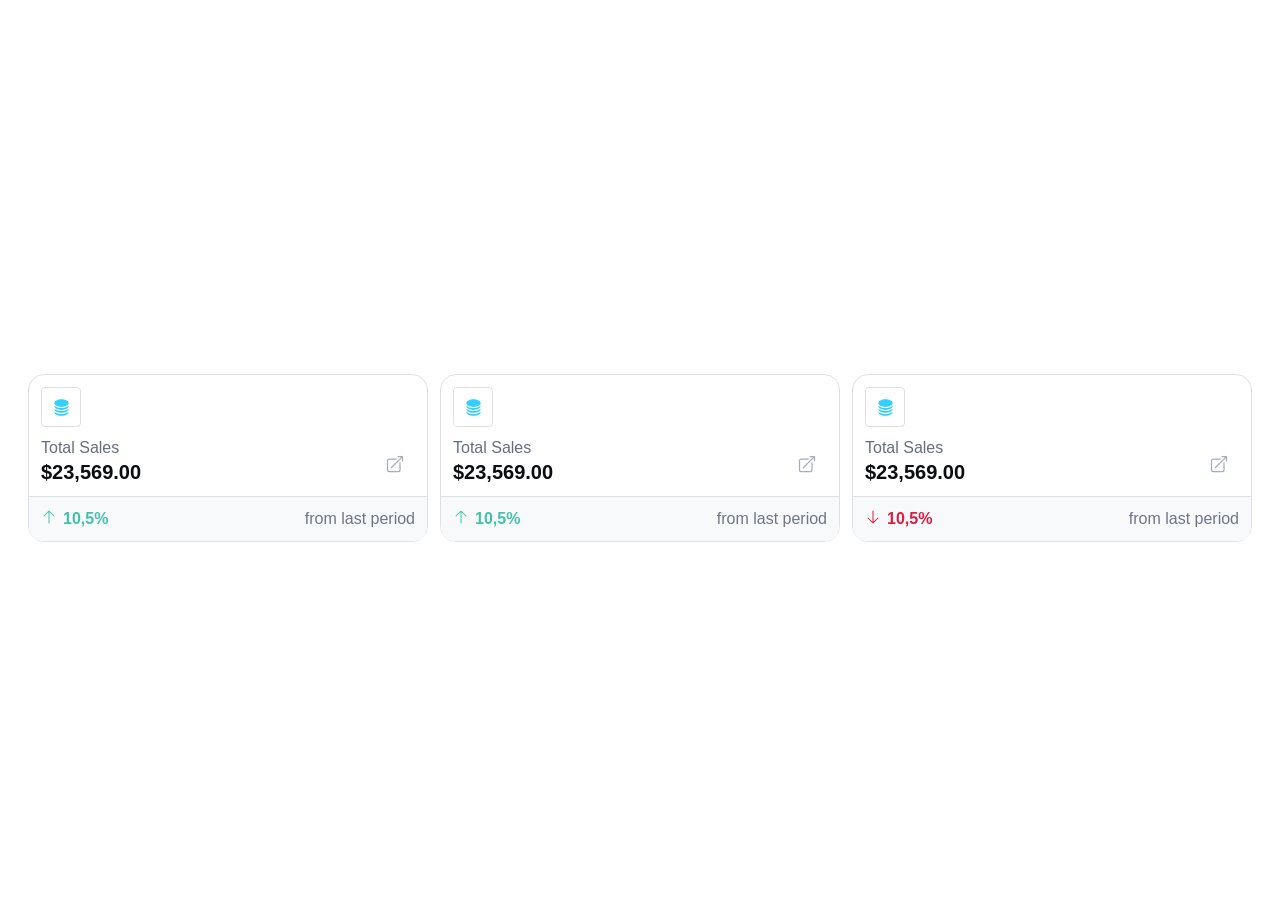
<file: class-1/index.html>
<!DOCTYPE html>
<html lang="pt">
<head>
  <meta charset="UTF-8">
  <meta name="viewport" content="width=device-width, initial-scale=1.0">
  <link rel="stylesheet" href="style.css">
  <title>Aula 01 - html & css</title>
</head>
<body>
  <div class="wrapp">

    <div class="cards">
      <div class="card">
        <div class="card__header">
          <div class="icon icon--blue icon--border">
            <svg xmlns="http://www.w3.org/2000/svg" viewBox="0 0 24 24" fill="currentColor" class="w-6 h-6">
              <path d="M21 6.375c0 2.692-4.03 4.875-9 4.875S3 9.067 3 6.375 7.03 1.5 12 1.5s9 2.183 9 4.875Z" />
              <path d="M12 12.75c2.685 0 5.19-.586 7.078-1.609a8.283 8.283 0 0 0 1.897-1.384c.016.121.025.244.025.368C21 12.817 16.97 15 12 15s-9-2.183-9-4.875c0-.124.009-.247.025-.368a8.285 8.285 0 0 0 1.897 1.384C6.809 12.164 9.315 12.75 12 12.75Z" />
              <path d="M12 16.5c2.685 0 5.19-.586 7.078-1.609a8.282 8.282 0 0 0 1.897-1.384c.016.121.025.244.025.368 0 2.692-4.03 4.875-9 4.875s-9-2.183-9-4.875c0-.124.009-.247.025-.368a8.284 8.284 0 0 0 1.897 1.384C6.809 15.914 9.315 16.5 12 16.5Z" />
              <path d="M12 20.25c2.685 0 5.19-.586 7.078-1.609a8.282 8.282 0 0 0 1.897-1.384c.016.121.025.244.025.368 0 2.692-4.03 4.875-9 4.875s-9-2.183-9-4.875c0-.124.009-.247.025-.368a8.284 8.284 0 0 0 1.897 1.384C6.809 19.664 9.315 20.25 12 20.25Z" />
            </svg>        
          </div>
        </div>
        <div class="card__body">
          <div class="group">
            <span class="group__label">Total Sales</span>
            <p class="group__value">$23,569.00</p>
          </div>
  
          <div class="icon icon--green">
            <svg xmlns="http://www.w3.org/2000/svg" viewBox="0 0 24 24" fill="currentColor" class="w-6 h-6">
              <path fill-rule="evenodd" d="M15.75 2.25H21a.75.75 0 0 1 .75.75v5.25a.75.75 0 0 1-1.5 0V4.81L8.03 17.03a.75.75 0 0 1-1.06-1.06L19.19 3.75h-3.44a.75.75 0 0 1 0-1.5Zm-10.5 4.5a1.5 1.5 0 0 0-1.5 1.5v10.5a1.5 1.5 0 0 0 1.5 1.5h10.5a1.5 1.5 0 0 0 1.5-1.5V10.5a.75.75 0 0 1 1.5 0v8.25a3 3 0 0 1-3 3H5.25a3 3 0 0 1-3-3V8.25a3 3 0 0 1 3-3h8.25a.75.75 0 0 1 0 1.5H5.25Z" clip-rule="evenodd" />
            </svg>          
          </div>
  
        </div>
        <div class="card__footer">
          <div class="group__percentage" data-trend="up">
            <span class="percentage__icon">
              <svg xmlns="http://www.w3.org/2000/svg" viewBox="0 0 24 24" fill="currentColor" class="w-6 h-6">
              <path fill-rule="evenodd" d="M11.47 2.47a.75.75 0 0 1 1.06 0l7.5 7.5a.75.75 0 1 1-1.06 1.06l-6.22-6.22V21a.75.75 0 0 1-1.5 0V4.81l-6.22 6.22a.75.75 0 1 1-1.06-1.06l7.5-7.5Z" clip-rule="evenodd" />
            </svg>
            </span>
            <span class="percentage__value">10,5%</span>
          </div>
          <p class="percentage__period">from last period</p>
        </div>
      </div>
      <div class="card">
        <div class="card__header">
          <div class="icon icon--blue icon--border">
            <svg xmlns="http://www.w3.org/2000/svg" viewBox="0 0 24 24" fill="currentColor" class="w-6 h-6">
              <path d="M21 6.375c0 2.692-4.03 4.875-9 4.875S3 9.067 3 6.375 7.03 1.5 12 1.5s9 2.183 9 4.875Z" />
              <path d="M12 12.75c2.685 0 5.19-.586 7.078-1.609a8.283 8.283 0 0 0 1.897-1.384c.016.121.025.244.025.368C21 12.817 16.97 15 12 15s-9-2.183-9-4.875c0-.124.009-.247.025-.368a8.285 8.285 0 0 0 1.897 1.384C6.809 12.164 9.315 12.75 12 12.75Z" />
              <path d="M12 16.5c2.685 0 5.19-.586 7.078-1.609a8.282 8.282 0 0 0 1.897-1.384c.016.121.025.244.025.368 0 2.692-4.03 4.875-9 4.875s-9-2.183-9-4.875c0-.124.009-.247.025-.368a8.284 8.284 0 0 0 1.897 1.384C6.809 15.914 9.315 16.5 12 16.5Z" />
              <path d="M12 20.25c2.685 0 5.19-.586 7.078-1.609a8.282 8.282 0 0 0 1.897-1.384c.016.121.025.244.025.368 0 2.692-4.03 4.875-9 4.875s-9-2.183-9-4.875c0-.124.009-.247.025-.368a8.284 8.284 0 0 0 1.897 1.384C6.809 19.664 9.315 20.25 12 20.25Z" />
            </svg>        
          </div>
        </div>
        <div class="card__body">
          <div class="group">
            <span class="group__label">Total Sales</span>
            <p class="group__value">$23,569.00</p>
          </div>
  
          <div class="icon icon--green">
            <svg xmlns="http://www.w3.org/2000/svg" viewBox="0 0 24 24" fill="currentColor" class="w-6 h-6">
              <path fill-rule="evenodd" d="M15.75 2.25H21a.75.75 0 0 1 .75.75v5.25a.75.75 0 0 1-1.5 0V4.81L8.03 17.03a.75.75 0 0 1-1.06-1.06L19.19 3.75h-3.44a.75.75 0 0 1 0-1.5Zm-10.5 4.5a1.5 1.5 0 0 0-1.5 1.5v10.5a1.5 1.5 0 0 0 1.5 1.5h10.5a1.5 1.5 0 0 0 1.5-1.5V10.5a.75.75 0 0 1 1.5 0v8.25a3 3 0 0 1-3 3H5.25a3 3 0 0 1-3-3V8.25a3 3 0 0 1 3-3h8.25a.75.75 0 0 1 0 1.5H5.25Z" clip-rule="evenodd" />
            </svg>          
          </div>
  
        </div>
        <div class="card__footer">
          <div class="group__percentage" data-trend="up">
            <span class="percentage__icon">
              <svg xmlns="http://www.w3.org/2000/svg" viewBox="0 0 24 24" fill="currentColor" class="w-6 h-6">
              <path fill-rule="evenodd" d="M11.47 2.47a.75.75 0 0 1 1.06 0l7.5 7.5a.75.75 0 1 1-1.06 1.06l-6.22-6.22V21a.75.75 0 0 1-1.5 0V4.81l-6.22 6.22a.75.75 0 1 1-1.06-1.06l7.5-7.5Z" clip-rule="evenodd" />
            </svg>
            </span>
            <span class="percentage__value">10,5%</span>
          </div>
          <p class="percentage__period">from last period</p>
        </div>
      </div>
      <div class="card">
        <div class="card__header">
          <div class="icon icon--blue icon--border">
            <svg xmlns="http://www.w3.org/2000/svg" viewBox="0 0 24 24" fill="currentColor" class="w-6 h-6">
              <path d="M21 6.375c0 2.692-4.03 4.875-9 4.875S3 9.067 3 6.375 7.03 1.5 12 1.5s9 2.183 9 4.875Z" />
              <path d="M12 12.75c2.685 0 5.19-.586 7.078-1.609a8.283 8.283 0 0 0 1.897-1.384c.016.121.025.244.025.368C21 12.817 16.97 15 12 15s-9-2.183-9-4.875c0-.124.009-.247.025-.368a8.285 8.285 0 0 0 1.897 1.384C6.809 12.164 9.315 12.75 12 12.75Z" />
              <path d="M12 16.5c2.685 0 5.19-.586 7.078-1.609a8.282 8.282 0 0 0 1.897-1.384c.016.121.025.244.025.368 0 2.692-4.03 4.875-9 4.875s-9-2.183-9-4.875c0-.124.009-.247.025-.368a8.284 8.284 0 0 0 1.897 1.384C6.809 15.914 9.315 16.5 12 16.5Z" />
              <path d="M12 20.25c2.685 0 5.19-.586 7.078-1.609a8.282 8.282 0 0 0 1.897-1.384c.016.121.025.244.025.368 0 2.692-4.03 4.875-9 4.875s-9-2.183-9-4.875c0-.124.009-.247.025-.368a8.284 8.284 0 0 0 1.897 1.384C6.809 19.664 9.315 20.25 12 20.25Z" />
            </svg>        
          </div>
        </div>
        <div class="card__body">
          <div class="group">
            <span class="group__label">Total Sales</span>
            <p class="group__value">$23,569.00</p>
          </div>
  
          <div class="icon icon--green">
            <svg xmlns="http://www.w3.org/2000/svg" viewBox="0 0 24 24" fill="currentColor" class="w-6 h-6">
              <path fill-rule="evenodd" d="M15.75 2.25H21a.75.75 0 0 1 .75.75v5.25a.75.75 0 0 1-1.5 0V4.81L8.03 17.03a.75.75 0 0 1-1.06-1.06L19.19 3.75h-3.44a.75.75 0 0 1 0-1.5Zm-10.5 4.5a1.5 1.5 0 0 0-1.5 1.5v10.5a1.5 1.5 0 0 0 1.5 1.5h10.5a1.5 1.5 0 0 0 1.5-1.5V10.5a.75.75 0 0 1 1.5 0v8.25a3 3 0 0 1-3 3H5.25a3 3 0 0 1-3-3V8.25a3 3 0 0 1 3-3h8.25a.75.75 0 0 1 0 1.5H5.25Z" clip-rule="evenodd" />
            </svg>          
          </div>
  
        </div>
        <div class="card__footer">
          <div class="group__percentage" data-trend="down">
            <span class="percentage__icon">
              <svg xmlns="http://www.w3.org/2000/svg" viewBox="0 0 24 24" fill="currentColor" class="w-6 h-6">
                <path fill-rule="evenodd" d="M12 2.25a.75.75 0 0 1 .75.75v16.19l6.22-6.22a.75.75 0 1 1 1.06 1.06l-7.5 7.5a.75.75 0 0 1-1.06 0l-7.5-7.5a.75.75 0 1 1 1.06-1.06l6.22 6.22V3a.75.75 0 0 1 .75-.75Z" clip-rule="evenodd" />
              </svg>            
            </span>
            <span class="percentage__value">10,5%</span>
          </div>
          <p class="percentage__period">from last period</p>
        </div>
      </div>
    </div>

  </div>
</body>
</html>
</file>
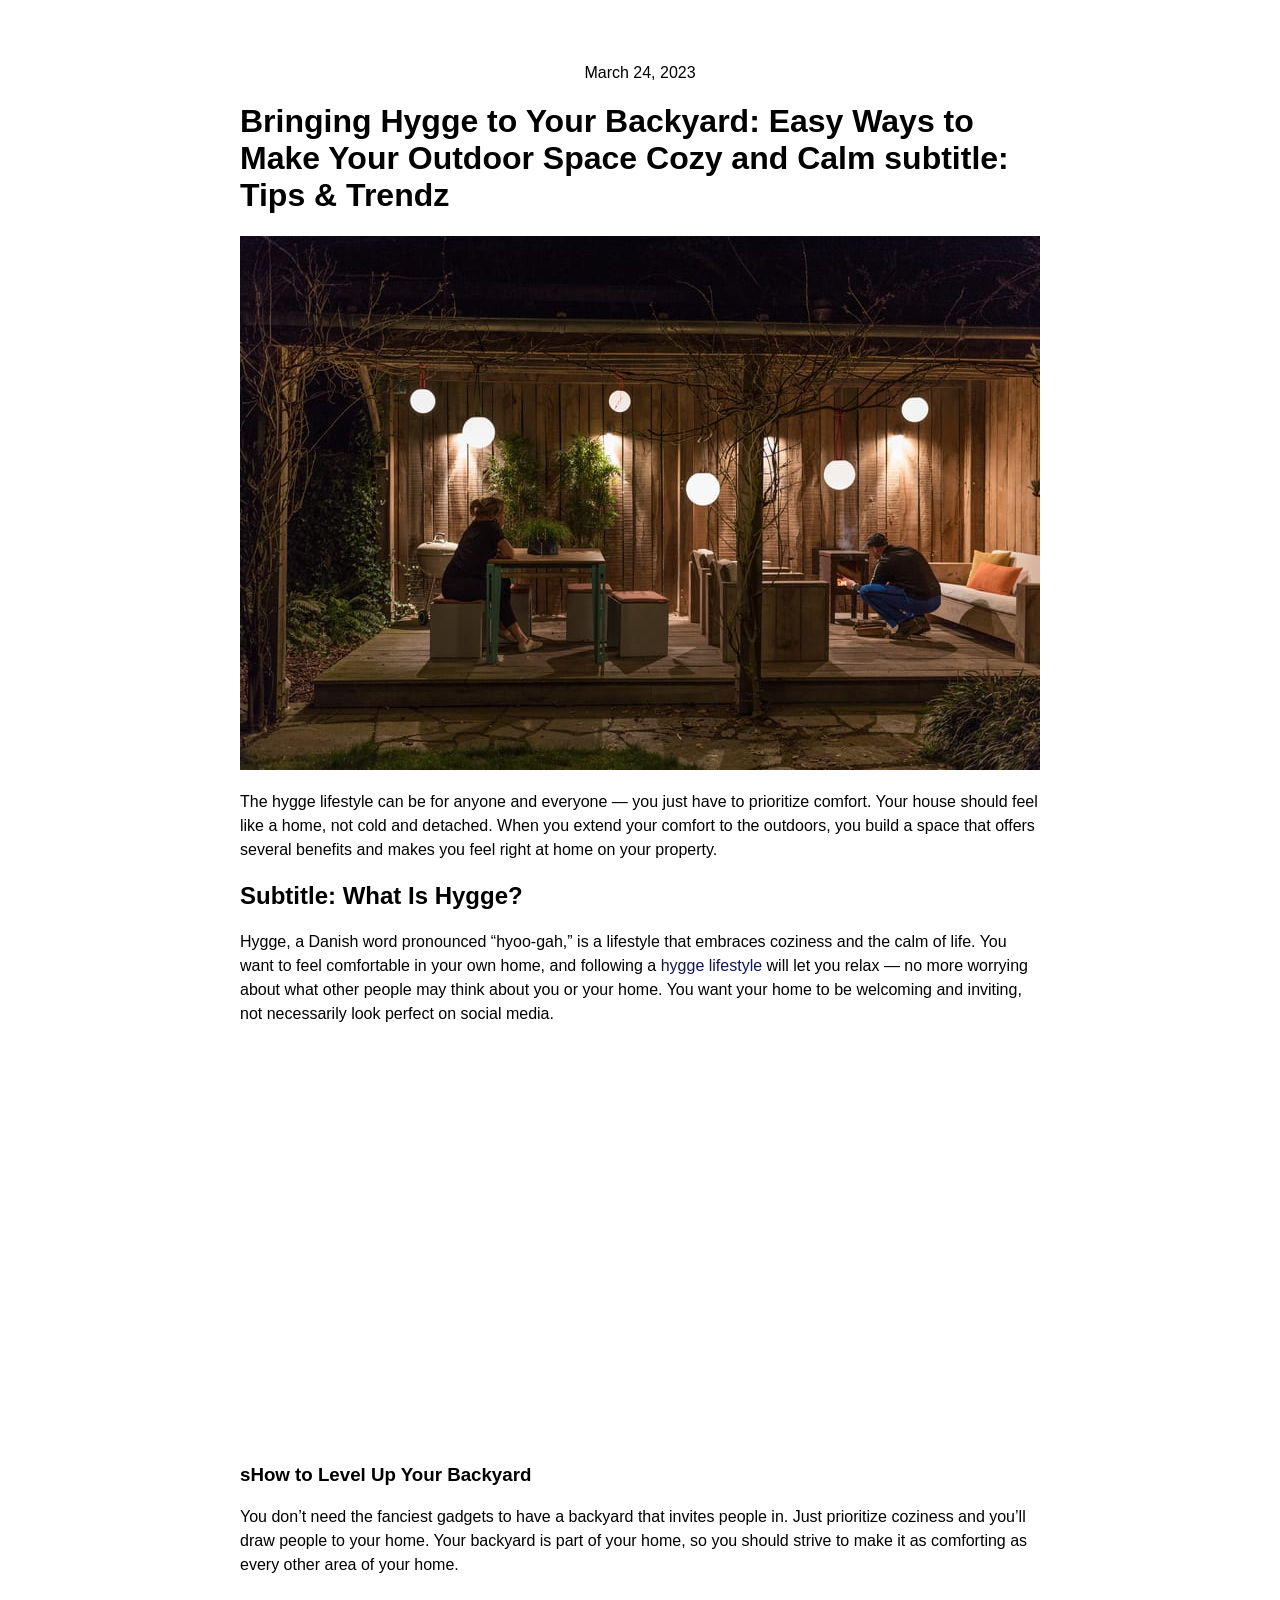
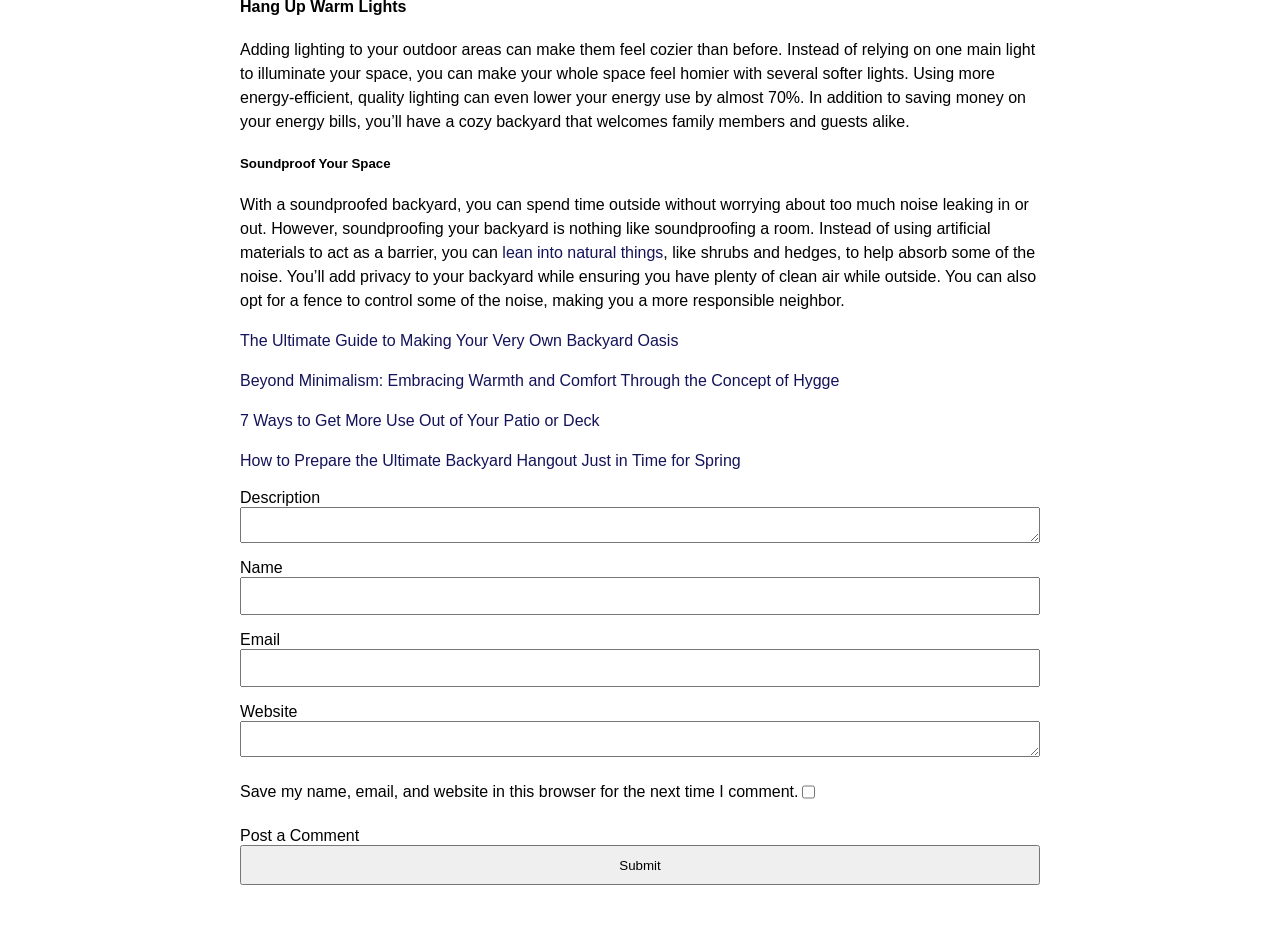
<file: class-2/html-newspaper-article/index.html>
<!DOCTYPE html>
<html lang="en">
	<head>
		<meta charset="UTF-8" />
		<meta http-equiv="X-UA-Compatible" content="IE=edge" />
		<meta name="viewport" content="width=device-width, initial-scale=1.0" />
		<title>Article</title>
		<link rel="stylesheet" href="styles.css" />
	</head>
	<body>
		<div class="article">
			<main class="article__main">

				<span class="post__date">
					March 24, 2023
				</span>

				<h1 class="article__title">
					Bringing Hygge to Your Backyard: Easy Ways to Make Your Outdoor Space Cozy and Calm subtitle: Tips & Trendz
				</h1>

				<picture>
					<source media="(max-width:650px)" srcset="./assets/picture_1/picture_1-sm.jpeg"  />
					<source media="(max-width:975px)" srcset="./assets/picture_1/picture_1-md.jpeg" />
					<img src="./assets/picture_1/picture_1-lg.jpeg" alt="">
				</picture>

				<p>
					The hygge lifestyle can be for anyone and everyone — you just have to prioritize comfort. Your house should feel like a home, not cold and detached. When you extend your comfort to the outdoors, you build a space that offers several benefits and makes you feel right at home on your property.
				</p>

				<h2>
					Subtitle: What Is Hygge?
				</h2>

				<p>
					Hygge, a Danish word pronounced “hyoo-gah,” is a lifestyle that embraces coziness and the calm of life. You want to feel comfortable in your own home, and following a <a href="https://blog.smartfurniture.com/what-does-it-mean-to-live-a-hygge-lifestyle/">hygge lifestyle </a>will let you relax — no more worrying about what other people may think about you or your home. You want your home to be welcoming and inviting, not necessarily look perfect on social media.
				</p>

				<video width="400">
					<source src="./assets/video/production ID_3773486_lg.mp4" type="video/mp4">
					<source src="./assets/video/production ID_3773486_sm.mp4" type="video/mp4">
					Your browser does not support the video tag.
				</video>

				<h3>sHow to Level Up Your Backyard</h3>
				<p>
					You don’t need the fanciest gadgets to have a backyard that invites people in. Just prioritize coziness and you’ll draw people to your home. Your backyard is part of your home, so you should strive to make it as comforting as every other area of your home.
				</p>

				<h4>Hang Up Warm Lights</h4>
				<p>
					Adding lighting to your outdoor areas can make them feel cozier than before. Instead of relying on one main light to illuminate your space, you can make your whole space feel homier with several softer lights. Using more energy-efficient, quality lighting can even lower your energy use by almost 70%. In addition to saving money on your energy bills, you’ll have a cozy backyard that welcomes family members and guests alike.
				</p>

				<h5>Soundproof Your Space</h5>

				<p>
					With a soundproofed backyard, you can spend time outside without worrying about too much noise leaking in or out. However, soundproofing your backyard is nothing like soundproofing a room. Instead of using artificial materials to act as a barrier, you can <a href="https://www.soundproofcow.com/soundproofing-tips-backyard/">lean into natural things</a>, like shrubs and hedges, to help absorb some of the noise.
					You’ll add privacy to your backyard while ensuring you have plenty of clean air while outside. You can also opt for a fence to control some of the noise, making you a more responsible neighbor.
				</p>

				<div class="articles__links">
					<p class="articles--links">
						<a href="https://blog.smartfurniture.com/the-ultimate-guide-to-making-your-very-own-backyard-oasis">The Ultimate Guide to Making Your Very Own Backyard Oasis</a>
					</p>
					
					<p class="articles--links">
						<a href="https://blog.smartfurniture.com/beyond-minimalism-embracing-warmth-and-comfort-through-the-concept-of-hygge/">Beyond Minimalism: Embracing Warmth and Comfort Through the Concept of Hygge</a>
					</p>
					
					<p class="articles--links">
						<a href="https://blog.smartfurniture.com/7-ways-to-get-more-use-out-of-your-patio-or-deck/">7 Ways to Get More Use Out of Your Patio or Deck</a>
					</p>

					<p class="articles--links">
						<a href="https://blog.smartfurniture.com/how-to-prepare-the-ultimate-backyard-hangout-just-in-time-for-spring/">How to Prepare the Ultimate Backyard Hangout Just in Time for Spring</a>	
					</p>
				</div>

				<form action="">
					<div class="form--field">
						<label for="description">Description</label>
						<textarea name="description" id="description"></textarea>
					</div>

					<div class="form--field">
						<label for="name">Name</label>
						<input type="text" name="name" id="name" required>
					</div>

					<div class="form--field">
						<label for="email">Email</label>
						<input type="email" name="email" id="email" pattern="[a-z0-9._%+-]+@[a-z0-9.-]+\.[a-z]{2,4}$" required>
					</div>

					<div class="form--field">
						<label for="website">Website</label>
						<textarea name="website" id="website"></textarea>
					</div>

					<div class="form--field form--checkbox">
						<label for="save">Save my name, email, and website in this browser for the next time I comment.</label>
						<input type="checkbox" name="save" id="save">
					</div>

					<div class="form--submit">
						<label for="submit">Post a Comment</label>
						<button type="submit">Submit</button>
					</div>
				</form>

			</main>
		</div>
	</body>
</html>
</file>
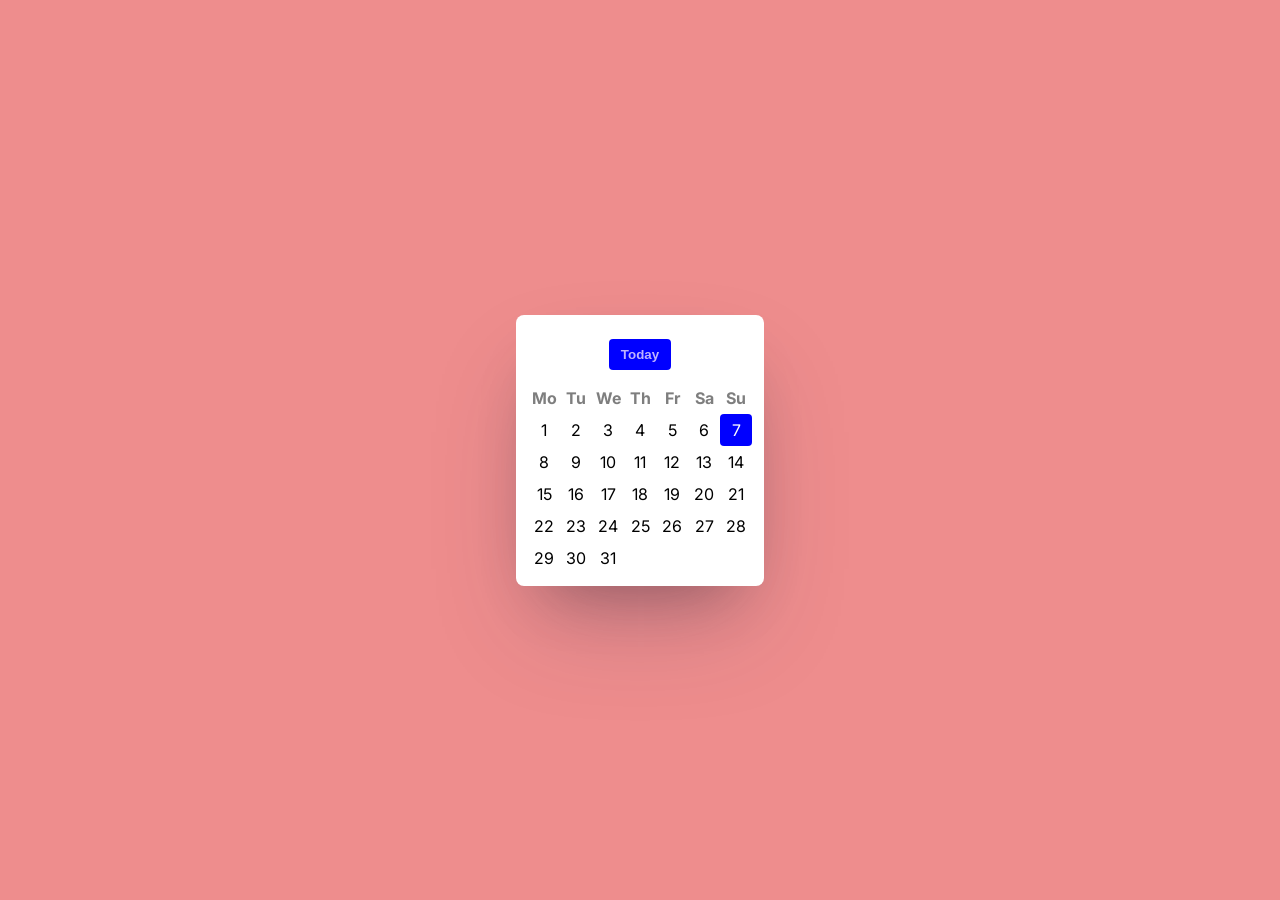
<file: class-3/html-calendar/index.html>
<!DOCTYPE html>
<html lang="en">
<head>
  <meta charset="UTF-8">
  <meta name="viewport" content="width=device-width, initial-scale=1.0">
  <link rel="stylesheet" href="./styles.css">
  <title>Calendar</title>
</head>
<body>
  <div class="calendar__container">
    <div class="calendar__container__header">
      <button class="btn">Today</button>
    </div>
    <table>
      <thead>
        <tr>
          <th>Mo</th>
          <th>Tu</th>
          <th>We</th>
          <th>Th</th>
          <th>Fr</th>
          <th>Sa</th>
          <th>Su</th>
        </tr>
      </thead>
      <tbody>
        <tr>
          <td>1</td>
          <td>2</td>
          <td>3</td>
          <td>4</td>
          <td>5</td>
          <td>6</td>
          <td class="active">7</td>
        </tr>
        <tr>
          <td>8</td>
          <td>9</td>
          <td>10</td>
          <td>11</td>
          <td>12</td>
          <td>13</td>
          <td>14</td>
        </tr>
        <tr>
          <td>15</td>
          <td>16</td>
          <td>17</td>
          <td>18</td>
          <td>19</td>
          <td>20</td>
          <td>21</td>
        </tr>
        <tr>
          <td>22</td>
          <td>23</td>
          <td>24</td>
          <td>25</td>
          <td>26</td>
          <td>27</td>
          <td>28</td>
        </tr>
        <tr>
          <td>29</td>
          <td>30</td>
          <td>31</td>
          <td rowspan="4"></td>
        </tr>
      </tbody>
    </table>
  </div>
</body>
</html>
</file>
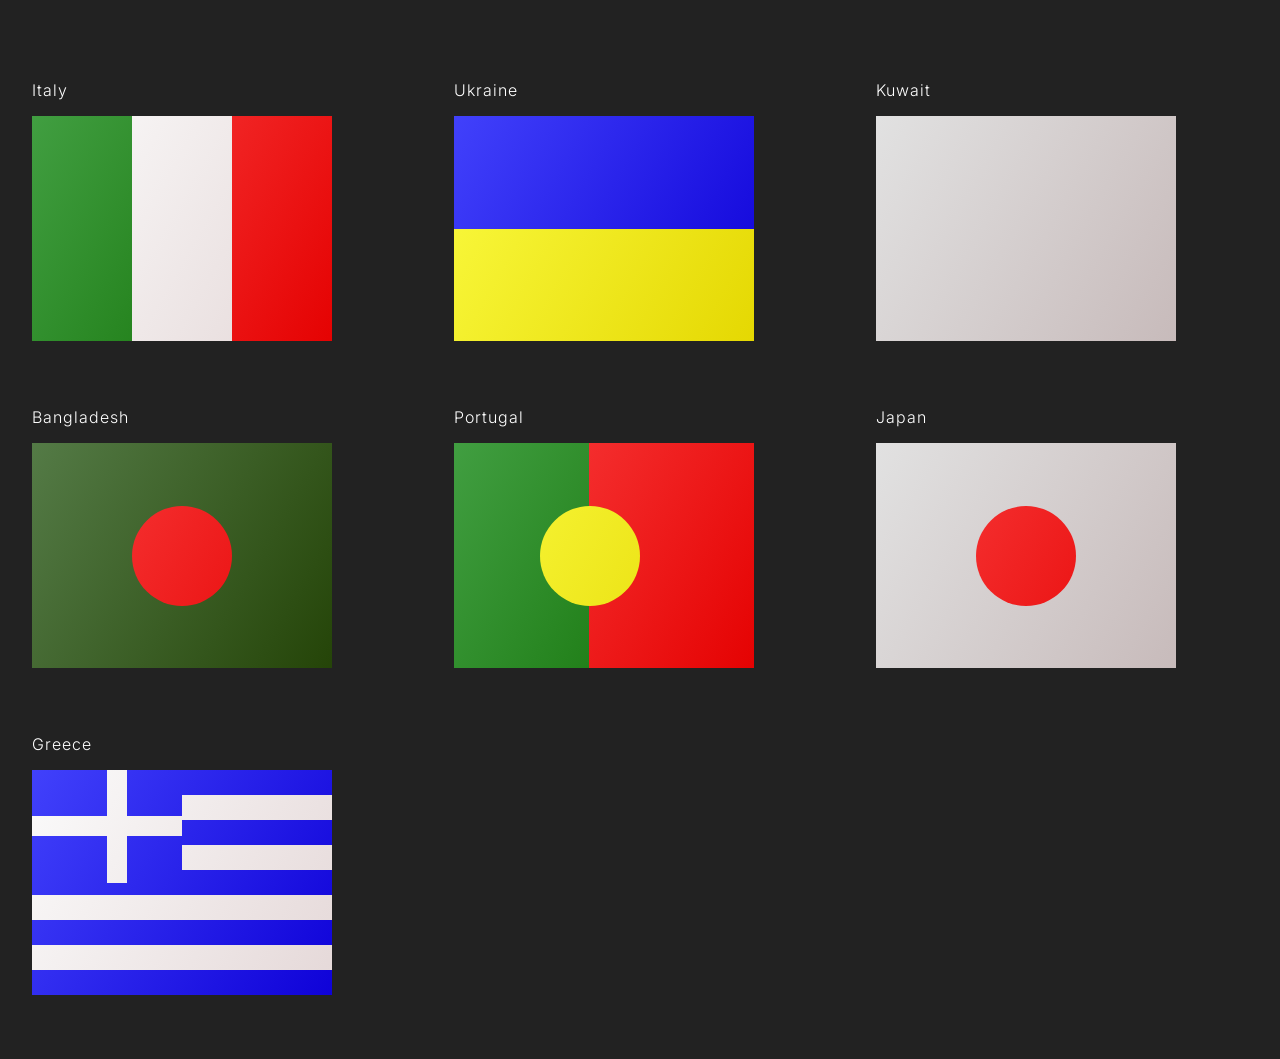
<file: class-6/css-flags/index.html>
<!DOCTYPE html>
<html lang="en">
	<head>
		<meta charset="UTF-8" />
		<meta name="viewport" content="width=device-width, initial-scale=1.0" />
		<title>Flags of the world</title>
		<link rel="stylesheet" href="styles.css" />
	</head>
	<body>
		<div class="flag_container">
			<h3 class="flag_title">Italy</h3>
			<div class="flag flag--italy">
				<span class="italy--green"></span>
				<span class="italy--white"></span>
				<span class="italy--red"></span>
			</div>
		</div>

		<div class="flag_container">
			<h3 class="flag_title">Ukraine</h3>
			<div class="flag flag--ukraine">
				<span class="ukraine--blue"></span>
				<span class="ukraine--yellow"></span>
			</div>
		</div>

		<div class="flag_container">
			<h3 class="flag_title">Kuwait</h3>
			<div class="flag flag--kuwait"></div>
		</div>

		<div class="flag_container">
			<h3 class="flag_title">Bangladesh</h3>
			<div class="flag flag--bangladesh">
				<span class="bangladesh--circle"></span>
			</div>
		</div>

		<div class="flag_container">
			<h3 class="flag_title">Portugal</h3>
			<div class="flag flag--portugal">
				<span class="portugal--green"></span>
				<span class="portugal--red"></span>
				<span class="portugal--circle"></span>
			</div>
		</div>

		<div class="flag_container">
			<h3 class="flag_title">Japan</h3>
			<div class="flag flag--japan">
				<span class="japan--boll"></span>
			</div>
		</div>

		<div class="flag_container">
			<h3 class="flag_title">Greece</h3>
			<div class="flag flag--greece">
				<div class="greece--simbol">
					<span class="greece--vertical--line"></span>
					<span class="greece--horizontal--line"></span>
				</div>
				<span class="greece--blue"></span>
				<span class="greece--white"></span>
				<span class="greece--blue"></span>
				<span class="greece--white"></span>
				<span class="greece--blue"></span>
				<span class="greece--white"></span>
				<span class="greece--blue"></span>
				<span class="greece--white"></span>
				<span class="greece--blue"></span>
			</div>
		</div>
	</body>
</html>
</file>
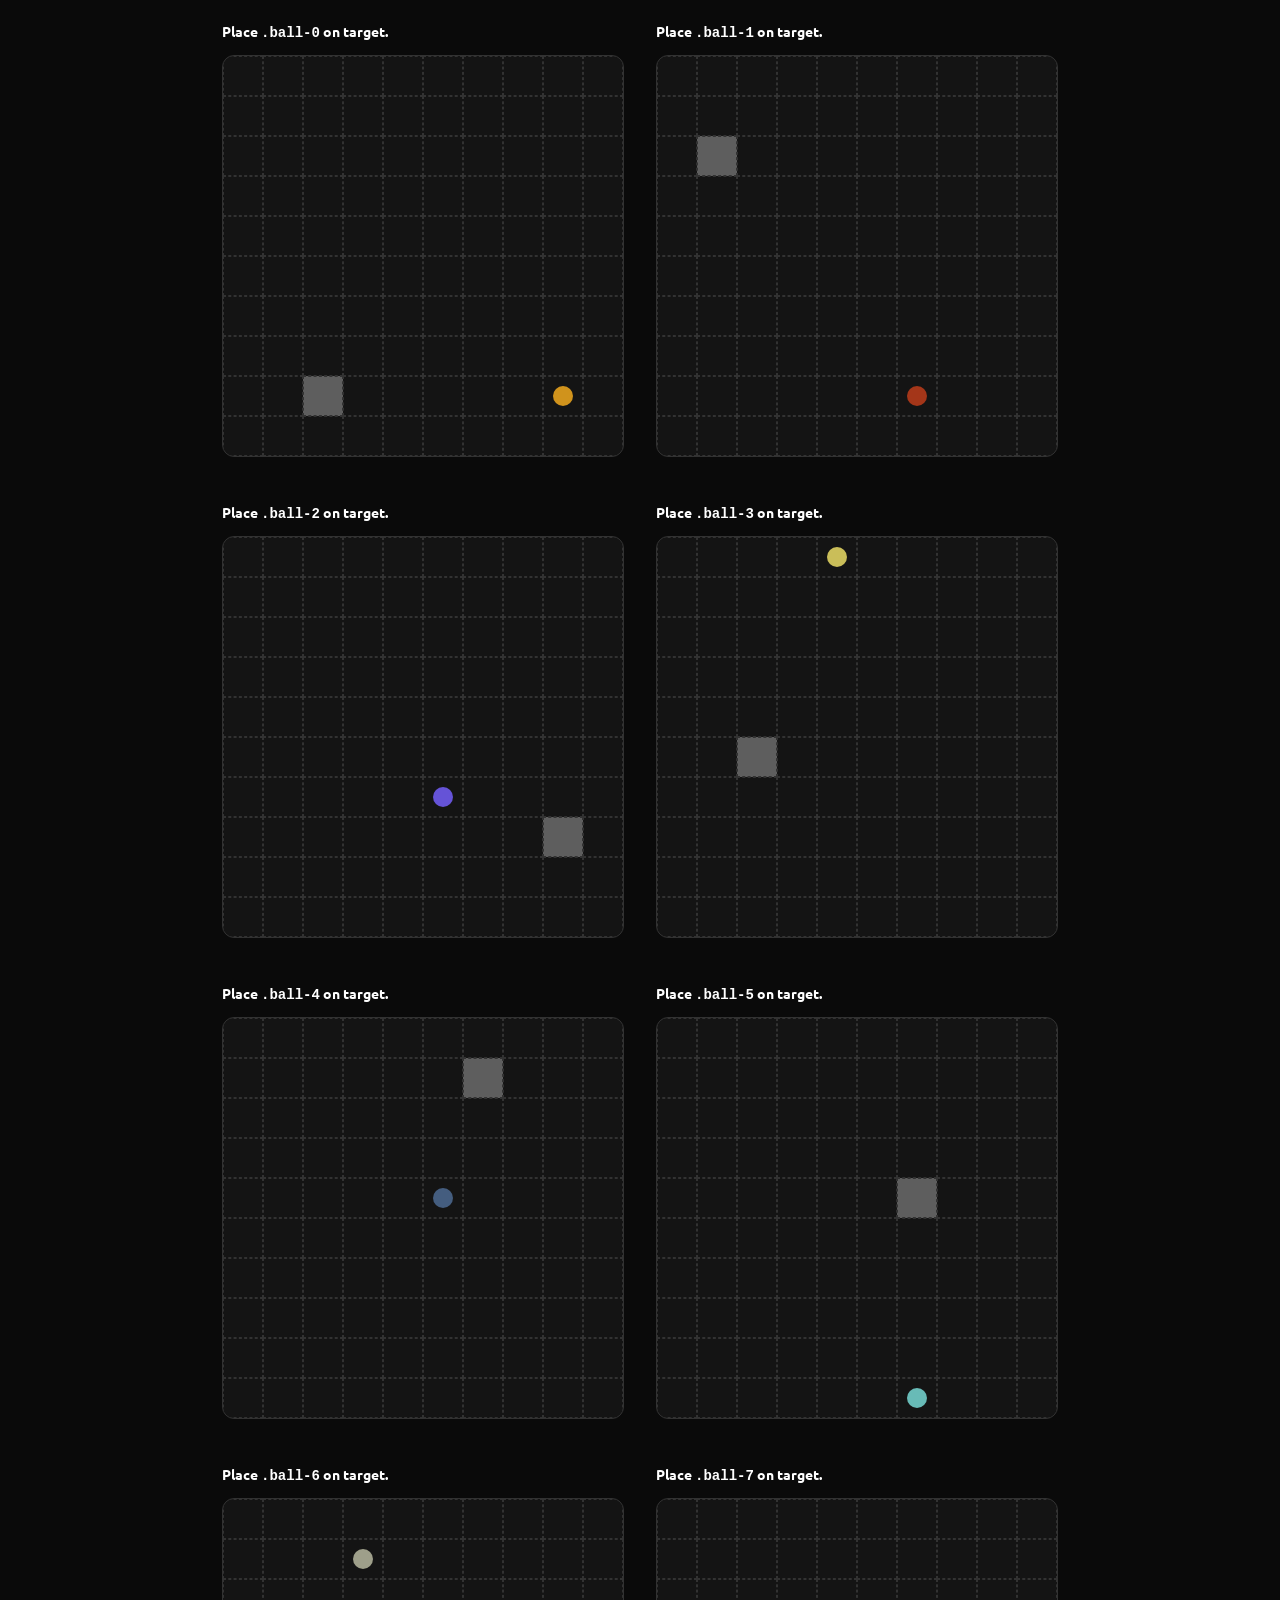
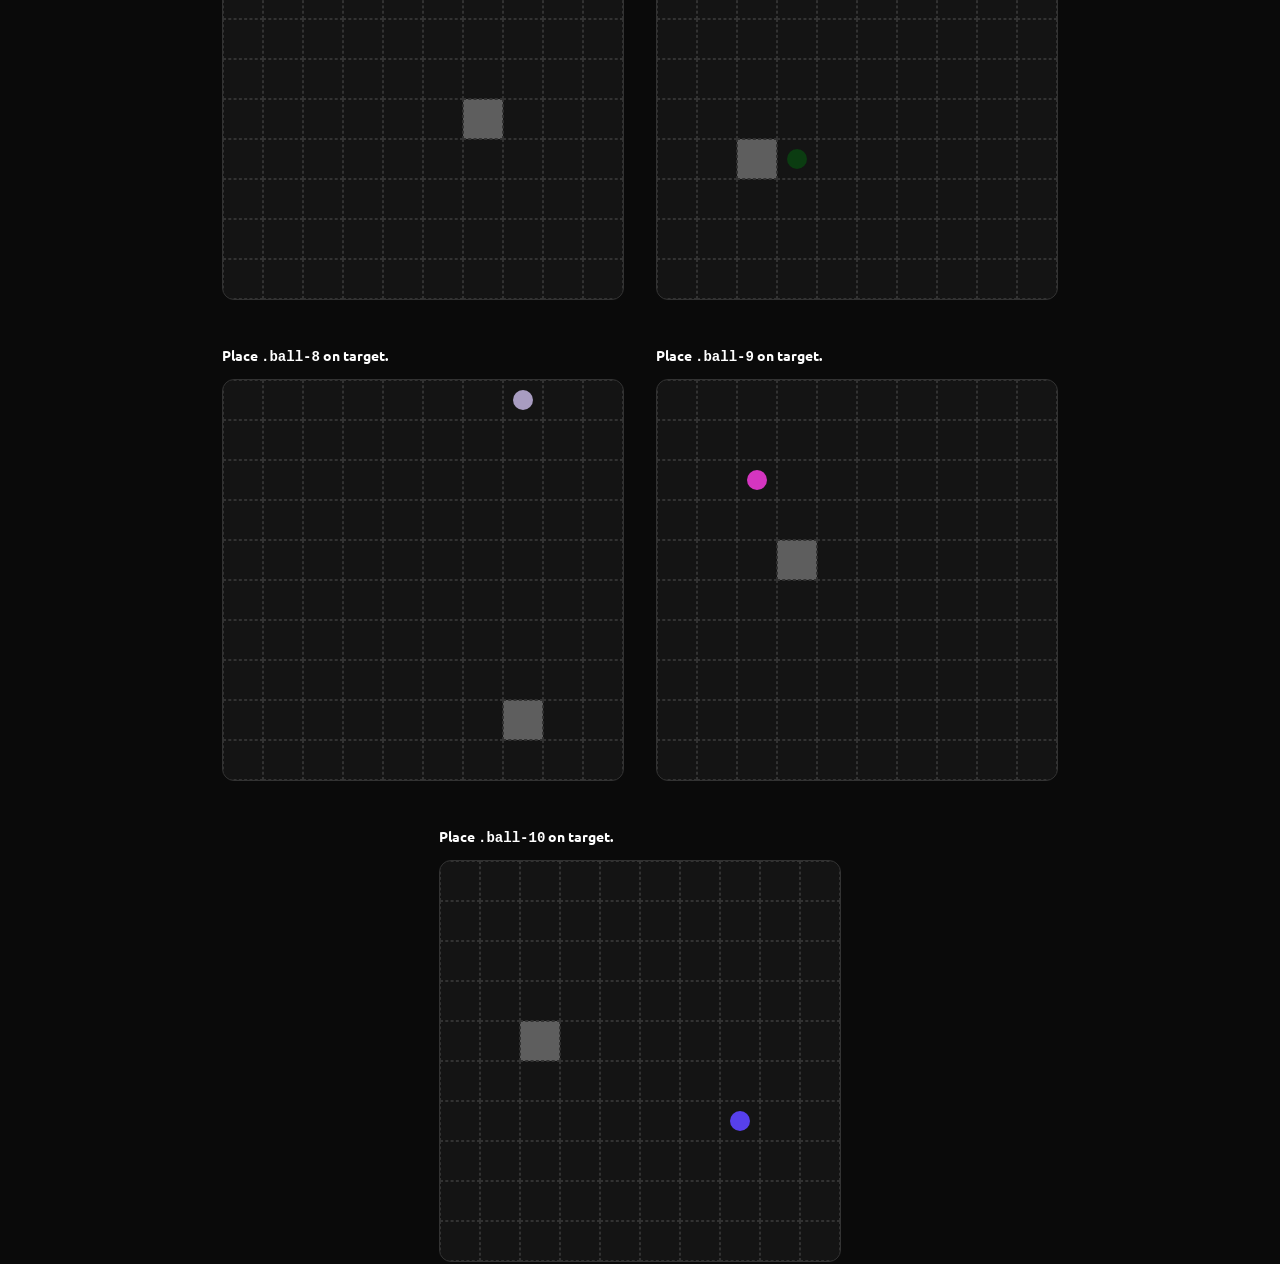
<file: class-6/css-navy-battle/index.html>
<!DOCTYPE html>
<html lang="en">
	<head>
		<meta charset="UTF-8" />
		<meta http-equiv="X-UA-Compatible" content="IE=edge" />
		<meta name="viewport" content="width=device-width, initial-scale=1.0" />
		<title>Navy Battle</title>
		<link rel="stylesheet" href="styles.css" />
	</head>
	<body>
		<section>
			<div class="description">
				<h3>
					Place
					<pre>.ball-0</pre>
					on target.
				</h3>
			</div>
			<div class="board"></div>
		</section>

		<section>
			<div class="description">
				<h3>
					Place
					<pre>.ball-1</pre>
					on target.
				</h3>
			</div>
			<div class="board"></div>
		</section>

		<section>
			<div class="description">
				<h3>
					Place
					<pre>.ball-2</pre>
					on target.
				</h3>
			</div>
			<div class="board"></div>
		</section>

		<section>
			<div class="description">
				<h3>
					Place
					<pre>.ball-3</pre>
					on target.
				</h3>
			</div>
			<div class="board"></div>
		</section>

		<section>
			<div class="description">
				<h3>
					Place
					<pre>.ball-4</pre>
					on target.
				</h3>
			</div>
			<div class="board"></div>
		</section>

		<section>
			<div class="description">
				<h3>
					Place
					<pre>.ball-5</pre>
					on target.
				</h3>
			</div>
			<div class="board"></div>
		</section>

		<section>
			<div class="description">
				<h3>
					Place
					<pre>.ball-6</pre>
					on target.
				</h3>
			</div>
			<div class="board"></div>
		</section>

		<section>
			<div class="description">
				<h3>
					Place
					<pre>.ball-7</pre>
					on target.
				</h3>
			</div>
			<div class="board"></div>
		</section>

		<section>
			<div class="description">
				<h3>
					Place
					<pre>.ball-8</pre>
					on target.
				</h3>
			</div>
			<div class="board"></div>
		</section>

		<section>
			<div class="description">
				<h3>
					Place
					<pre>.ball-9</pre>
					on target.
				</h3>
			</div>
			<div class="board"></div>
		</section>
		<section>
			<div class="description">
				<h3>
					Place
					<pre>.ball-10</pre>
					on target.
				</h3>
			</div>
			<div class="board"></div>
		</section>
	</body>
	<script src="main.js"></script>
</html>
</file>
<file: class-1/style.css>
* {
  box-sizing: border-box;
}

html {
  font-family: "Inter", sans-serif;
  font-weight: 400;
  color: #0C0D11;
}

p {
  margin: 0;
}

.wrapp {
  display: flex;
  flex-direction: row;
  justify-content: center;
  align-items: center;
  height: 100vh;
}

.cards {
  display: flex;
  flex-direction: row;
  justify-content: space-evenly;
  flex-wrap: nowrap;
  gap: 12px;
}

.card {
  width: 100%;
  border: 1px solid #dde1e5;
  border-radius:  16px;
  max-width: 400px;
  min-width: 400px;
}

/*---- CARD HEADER ----*/
.card__header {
  padding: 12px 12px 0 12px;
}

.icon--border {
  border: 1px solid #dde1e5;
}

.icon {
  width: 40px;
  height: 40px;
  border-radius: 4px;
  background-color: transparent;
  display: flex;
  justify-content: center;
  align-items: center;
}

.icon svg {
  width: 50%;
  height: 50%;
}

.icon--blue svg {
  fill: #33CFFF;
}

/*---- END CARD HEADER ----*/

/*---- CARD BODY ----*/

.card__body {
  display: flex;
  justify-content: space-between;
  align-items: flex-end;
  padding: 12px 12px;
}

.group__label {
  display: inline-block;
  margin-bottom: 4px;
  color: #656E7F;
}

.group__value {
  font-size: 20px;
  font-weight: 700;
}


.icon--green svg {
  fill: #A5ACBB;
}
/*---- END CARD BODY ----*/

/*---- CARD FOOTER ----*/
.card__footer {
  padding: 12px 12px;
  background: #F8F9FB;
  border-top: 1px solid #dde1e5;
  border-radius: 0 0 14px 14px;
  display: flex;
  justify-content: space-between;
  align-items: center;
}

.group__percentage {
  display: flex;
  font-weight: 700;
  align-items: center;
  gap: 6px;
}

.percentage__icon svg {
  width: 16px;
  height: 16px;
}

.percentage__period {
  color: #6F7587;
}
/*---- END CARD FOOTER ----*/

/*---- CARD DATA-TREND ----*/

.group__percentage[data-trend="up"] {
  color: #42C3A9;
}
.group__percentage[data-trend="down"] {
  color: #DF1B41;
}

/*---- Simple Responsive ----*/
@media (max-width: 960px) {
  .cards {
    flex-direction: column;
  }
}
</file>
<file: class-2/html-newspaper-article/styles.css>
html,
body {
    margin: 0;
    padding: 0;
    font-family: Arial, Helvetica, sans-serif;
}

span {
    text-align: center;
    display: block;
}

main {
    width: 800px;
    margin: 64px auto;

}

img,
video {
    width: 100%;
}

p {
    line-height: 150%;
}

a {
    color: rgb(19, 19, 90);
    text-decoration: none;
}

.form--field {
    margin-top: 16px;
    display: flex;
    flex-direction: column;
}

.form--field input {  
   height: 32px;
}

.form--checkbox {
flex-direction: row;
align-items: center;
}

button {
width: 100%;
height: 40px;
}

.form--submit {
    margin-top: 16px;
}
</file>
<file: class-3/html-calendar/styles.css>
@import url('https://fonts.googleapis.com/css2?family=Inter:wght@100;200;300;400;500;600;700;800;900&display=swap');


html,
body {
    margin: 0;
    padding: 0;
    background: #ee8d8d;
    font-family: 'Inter', sans-serif;
    display: flex;
    justify-content: center;
    align-items: center;
    height: 100%;
}

.calendar__container {
    background: white;
    display: inline-block;
    padding: 12px;
    border-radius: 8px;
    margin: 0 auto;
    box-shadow: rgba(50, 50, 93, 0.25) 0px 50px 100px -20px, rgba(0, 0, 0, 0.3) 0px 30px 60px -30px;
}

.calendar__container__header {
    display: flex;
    width: 100%;
    justify-content: center;
    margin: 12px 0;
}

table {
    border-collapse: collapse;
    border-radius: 4px;
}

th {
    opacity: .5;
}

th,
td {
    width: 30px;
    height: 30px;
    display: inline-block;
    text-align: center;
    display: inline-flex;
    justify-content: center;
    align-items: center;
}

td:hover {
    background: #e9e7e7;
    cursor: pointer;
}

.active {
    background: blue;
    color: white;
    border-radius: 4px;
}

.btn {
    background: blue;
    color: rgb(190, 178, 254);
    padding: 8px 12px;
    border: 0;
    border-radius: 4px;
    font-weight: 600;
}
</file>
<file: class-6/css-flags/styles.css>
@import url('https://fonts.googleapis.com/css2?family=Inter:wght@100;200;300;400;500;600;700;800;900&display=swap');

:root {
    font-family: 'Inter', sans-serif;
    --page-background: #222;
    --flag-width: 300px;
}

html,
body {
    margin: 0;
    padding: 32px 16px;
    background: var(--page-background);
    color: white;
}

body {
    display: grid;
    grid-template-columns: repeat(3, 1fr);
    gap: 50px;
}

.flag {
    width: var(--flag-width);
    aspect-ratio: 4/3;
    background: gainsboro;
    position: relative;

}

.flag::after {
    content: '';
    display: block;
    position: absolute;
    top: 0;
    left: 0;
    width: 100%;
    height: 100%;
    background-image: linear-gradient(120deg, rgba(240, 240, 240, 0.271), rgba(92, 13, 13, 0.162));
}

.flag_title {
    font-size: 16px;
    font-weight: 300;
    letter-spacing: 1px;
}

/* ---------------------------------------------------------------------- */
/* Italy */
.flag--italy {
display: flex;
}
.italy--green {
    background: green;
    height: 100%;
    width: calc(100% / 3);
}

.italy--white {
    background: white;
    height: 100%;
    width: calc(100% / 3);
}

.italy--red {
    background: red;
    height: 100%;
    width: calc(100% / 3);
}
/* ---------------------------------------------------------------------- */

/* ---------------------------------------------------------------------- */
/* Ukraine */
.flag--ukraine {
 display: flex;
 flex-direction: column;
}

.ukraine--blue {
    background: blue;
    width: 100%;
    height: calc(100% / 2);
}

.ukraine--yellow {
    background: yellow;
    width: 100%;
    height: calc(100% / 2);
}
/* ---------------------------------------------------------------------- */

/* ---------------------------------------------------------------------- */
/* Kuwait */
/* ---------------------------------------------------------------------- */



/* ---------------------------------------------------------------------- */
/* Banglasdesh */
    .flag--bangladesh {
        background:  #1a4f07;
        display: flex;
        align-items: center;
        justify-content: center;
    }

    .bangladesh--circle {
        background: red;
        height: 100px;
        width: 100px;
        border-radius: 50%;
    }

/* ---------------------------------------------------------------------- */


/* ---------------------------------------------------------------------- */
/* Japan */
.flag--japan {
    display: flex;
    align-items: center;
    justify-content: center;
}

.japan--boll {
    background: red;
    height: 100px;
    width: 100px;
    border-radius: 50%;
}
/* ---------------------------------------------------------------------- */


/* ---------------------------------------------------------------------- */
/* Greece */
.flag--greece {
    display: flex;
    flex-direction: column;
    position: relative;
}

.greece--blue {
    width: 100%;
    height: calc(100% / 9);
    background: blue;
}

.greece--white {
    width: 100%;
    height: calc(100% / 9);
    background: white;
}

.greece--simbol {
    display: flex;
    align-items: center;
    position: absolute;
    background: blue;
    width: calc(100% / 2);
    height: calc(100% / 2);
}

.greece--vertical--line {
    position: absolute;
    width: 20px;
    height: 100%;
    background: white;
    left: calc(100% / 2);
}

.greece--horizontal--line {
    position: absolute;
    width: 100%;
    height: 20px;
    background: white;
}




/* ---------------------------------------------------------------------- */



/* ---------------------------------------------------------------------- */
/* Portugal */
.flag--portugal{
display: flex;
align-items: center;
}

.portugal--green {
    background: green;
    height: 100%;
    width: 45%;
}

.portugal--red {
    background: red;
    height: 100%;
    width: 55%;
}

.portugal--circle {
    position: absolute;
    left: calc(100% / 3.5);
    background: yellow;
    height: 100px;
    width: 100px;
    border-radius: 50%;
}


/* ---------------------------------------------------------------------- */
</file>
<file: class-6/css-navy-battle/styles.css>
@import url(https://fonts.googleapis.com/css?family=Ubuntu:300,300italic,regular,italic,500,500italic,700,700italic);

html,
body {
    font-family: Ubuntu;
    font-weight: 400;
    font-size: 16px;
    background: rgba(10, 10, 10, 1);
    display: flex;
    flex-wrap: wrap;
    gap: 32px;
    justify-content: center;
    color: white;
    font-size: 12px;
}

.board {
    border: 1px solid rgba(50, 50, 50, 1);
    background: rgba(20, 20, 20, 1);
    display: flex;
    align-content: flex-start;
    flex-wrap: wrap;
    border-radius: 12px;
    overflow: hidden;
    position: relative;
}

.cell {
    border: 0.5px dashed rgba(50, 50, 50, 1);
    display: inline-block;
    margin: 0;
    padding: 0;
    box-sizing: border-box;
}

.target {
    background-color: rgb(94, 94, 94);
}

.ball {
    width: 20px;
    height: 20px;
    background: rgb(87, 64, 236);
    position: absolute;
    margin: 10px;
    border-radius: 100%;
}

pre {
    display: inline;
}



/* Coloca o teu CSS a partir daqui */
.ball-0 {
    right: 10%;
    bottom: 10%;
}

.ball-1 {
    right: 30%;
    bottom: 10%;
}

.ball-2 {
    right: 40%;
    bottom: 30%;
}

.ball-3 {
    left: 40%;
}

.ball-4 {
    left: 50%;
    top: 40%;
}

.ball-5 {
    right: 30%;
    bottom: 0;
}

.ball-6 {
    left: 30%;
    top: 10%;
}

.ball-7 {
    left: 30%;
    bottom: 30%;
}

.ball-8 {
    right: 20%;
}

.ball-9 {
    left: 20%;
    top: 20%;
}

.ball-10 {
    right: 20%;
    bottom: 30%;
}
</file>
